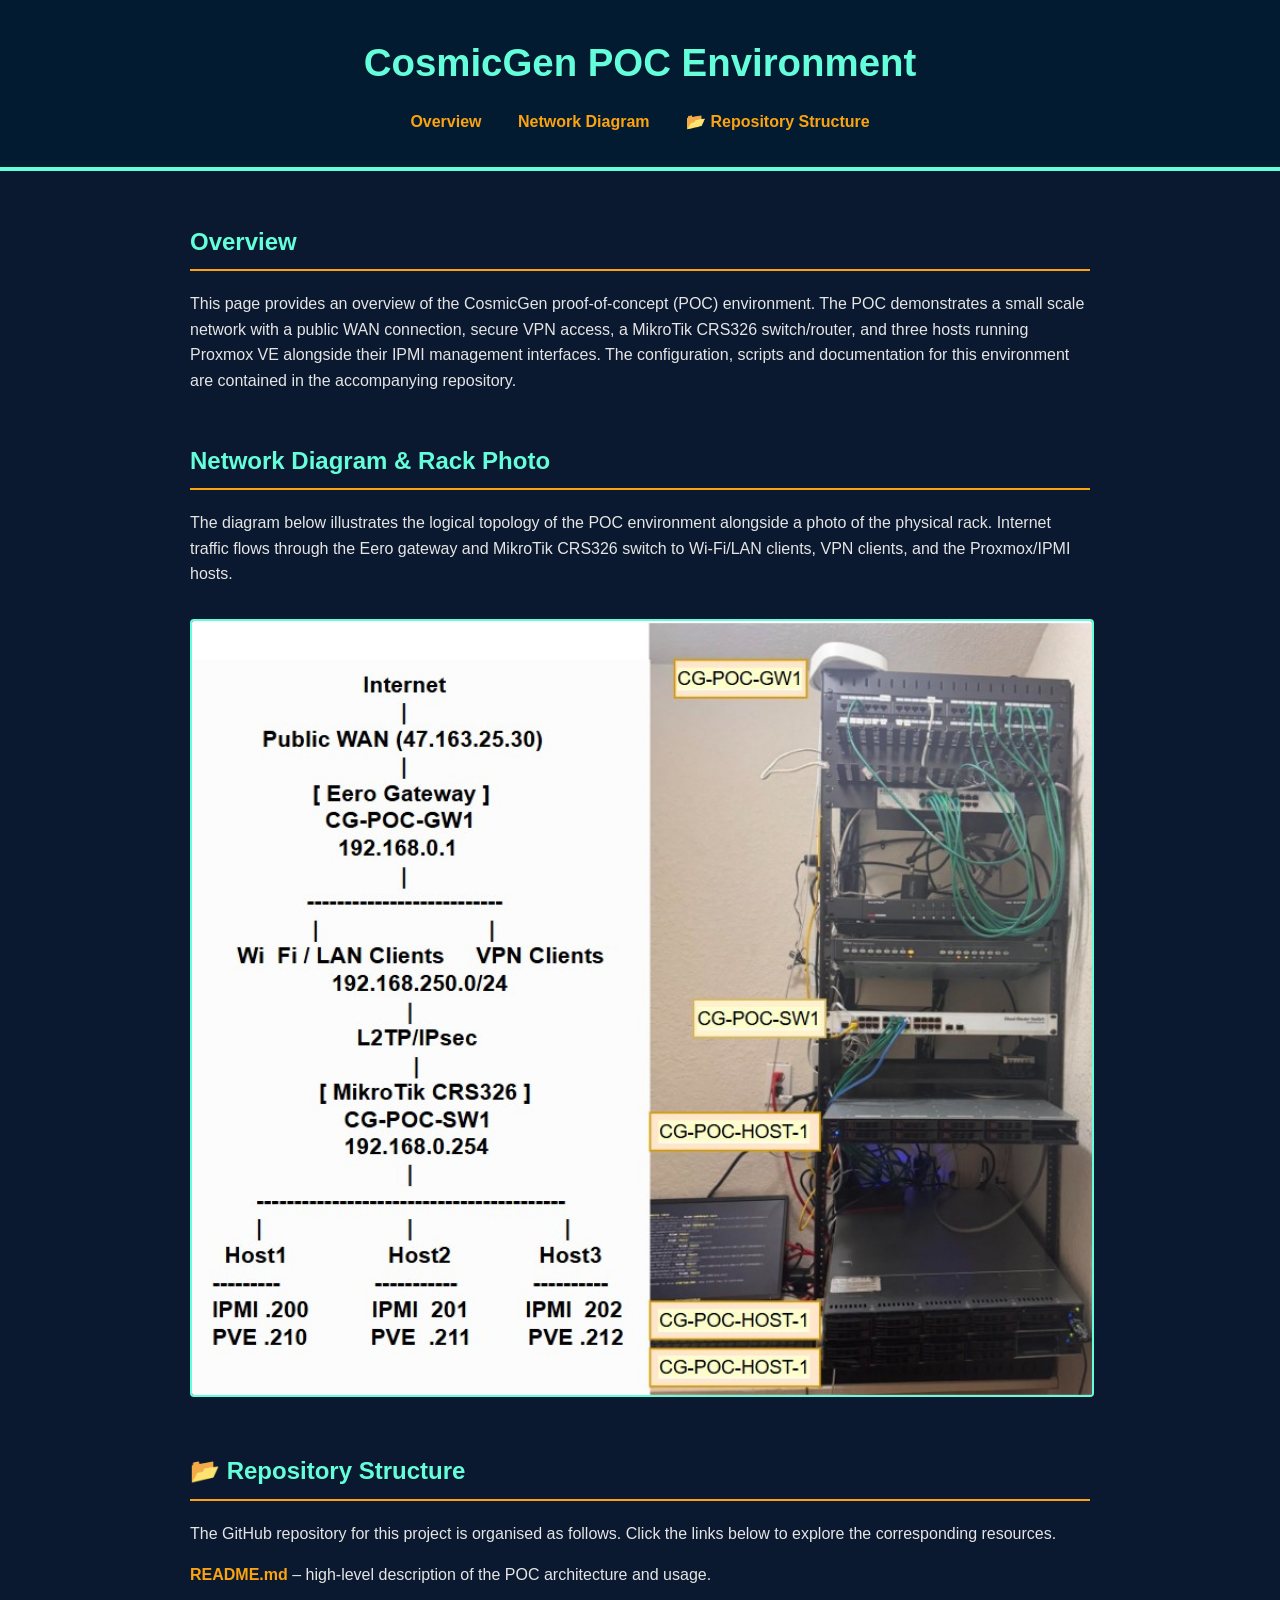
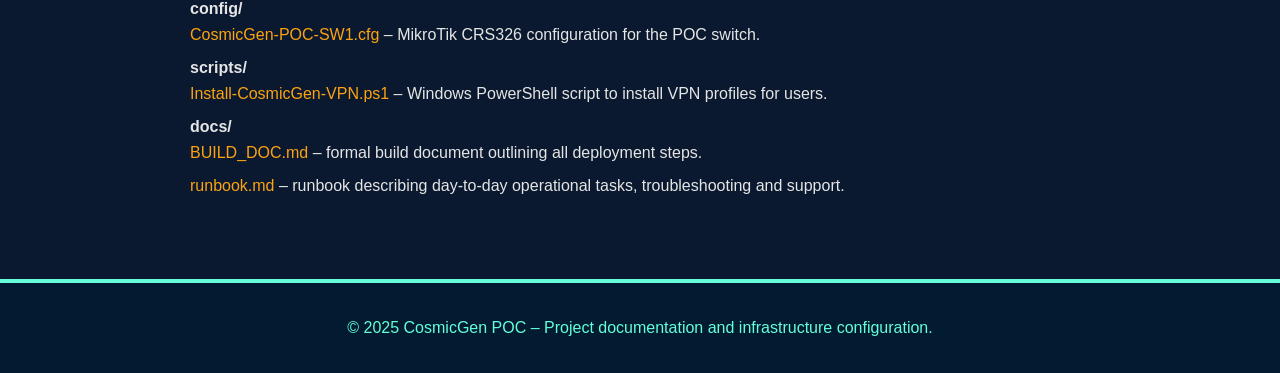
<file: index.html>
<!DOCTYPE html>
<html lang="en">
<head>
  <meta charset="UTF-8">
  <meta name="viewport" content="width=device-width, initial-scale=1.0">
  <title>CosmicGen POC Overview</title>
  <style>
    /* CosmicGen‑inspired colour palette */
    :root {
      --bg-dark: #0a192f;         /* deep navy background */
      --panel-dark: #021b30;      /* slightly lighter panel */
      --accent: #64ffda;          /* bright turquoise accent */
      --highlight: #fca311;       /* golden highlight */
      --text-light: #e5e5e5;      /* off‑white text */
    }

    body {
      margin: 0;
      font-family: Arial, sans-serif;
      background-color: var(--bg-dark);
      color: var(--text-light);
      line-height: 1.6;
    }

    header {
      background-color: var(--panel-dark);
      padding: 2rem 1rem;
      text-align: center;
      border-bottom: 4px solid var(--accent);
    }

    header h1 {
      margin: 0;
      font-size: 2.4rem;
      color: var(--accent);
    }

    nav {
      margin-top: 1rem;
    }

    nav a {
      margin: 0 1rem;
      color: var(--highlight);
      text-decoration: none;
      font-weight: bold;
    }

    nav a:hover {
      text-decoration: underline;
    }

    main {
      padding: 2rem 1rem;
      max-width: 900px;
      margin: 0 auto;
    }

    section {
      margin-bottom: 3rem;
    }

    section h2 {
      color: var(--accent);
      border-bottom: 2px solid var(--highlight);
      padding-bottom: 0.5rem;
    }

    .diagram img {
      width: 100%;
      height: auto;
      border: 2px solid var(--accent);
      border-radius: 4px;
      margin-top: 1rem;
    }

    .repo-list ul {
      list-style: none;
      padding-left: 0;
    }

    .repo-list li {
      margin-bottom: 0.5rem;
    }

    .repo-list a {
      color: var(--highlight);
      text-decoration: none;
    }

    .repo-list a:hover {
      text-decoration: underline;
    }

    footer {
      background-color: var(--panel-dark);
      color: var(--accent);
      text-align: center;
      padding: 1rem;
      border-top: 4px solid var(--accent);
    }
  </style>
</head>
<body>
  <header>
    <h1>CosmicGen POC Environment</h1>
    <nav>
      <a href="#overview">Overview</a>
      <a href="#diagram">Network Diagram</a>
      <a href="#repo">📂 Repository Structure</a>
    </nav>
  </header>

  <main>
    <section id="overview">
      <h2>Overview</h2>
      <p>This page provides an overview of the CosmicGen proof‑of‑concept (POC) environment.  The POC
      demonstrates a small scale network with a public WAN connection, secure VPN access, a MikroTik CRS326
      switch/router, and three hosts running Proxmox VE alongside their IPMI management interfaces.  The
      configuration, scripts and documentation for this environment are contained in the accompanying
      repository.</p>
    </section>

    <section id="diagram" class="diagram">
      <h2>Network Diagram &amp; Rack Photo</h2>
      <p>The diagram below illustrates the logical topology of the POC environment alongside a photo of the
      physical rack.  Internet traffic flows through the Eero gateway and MikroTik CRS326 switch to
      Wi‑Fi/LAN clients, VPN clients, and the Proxmox/IPMI hosts.</p>
      <img src="assets/poc_rack_diagram.jpg" alt="CosmicGen POC network diagram and rack photo">
    </section>

    <section id="repo" class="repo-list">
      <h2>📂 Repository Structure</h2>
      <p>The GitHub repository for this project is organised as follows.  Click the links below to explore the
      corresponding resources.</p>
      <ul>
        <li><strong><a href="README.md">README.md</a></strong> – high‑level description of the POC architecture and usage.</li>
        <li><strong>config/</strong>
          <ul>
            <li><a href="config/CosmicGen-POC-SW1.cfg">CosmicGen-POC-SW1.cfg</a> – MikroTik CRS326 configuration for the POC switch.</li>
          </ul>
        </li>
        <li><strong>scripts/</strong>
          <ul>
            <li><a href="scripts/Install-CosmicGen-VPN.ps1">Install-CosmicGen-VPN.ps1</a> – Windows PowerShell script to install VPN profiles for users.</li>
          </ul>
        </li>
        <li><strong>docs/</strong>
          <ul>
            <li><a href="docs/BUILD_DOC.md">BUILD_DOC.md</a> – formal build document outlining all deployment steps.</li>
            <li><a href="docs/runbook.md">runbook.md</a> – runbook describing day‑to‑day operational tasks, troubleshooting and support.</li>
          </ul>
        </li>
      </ul>
    </section>
  </main>

  <footer>
    <p>&copy; 2025 CosmicGen POC – Project documentation and infrastructure configuration.</p>
  </footer>
</body>
</html>
</file>
